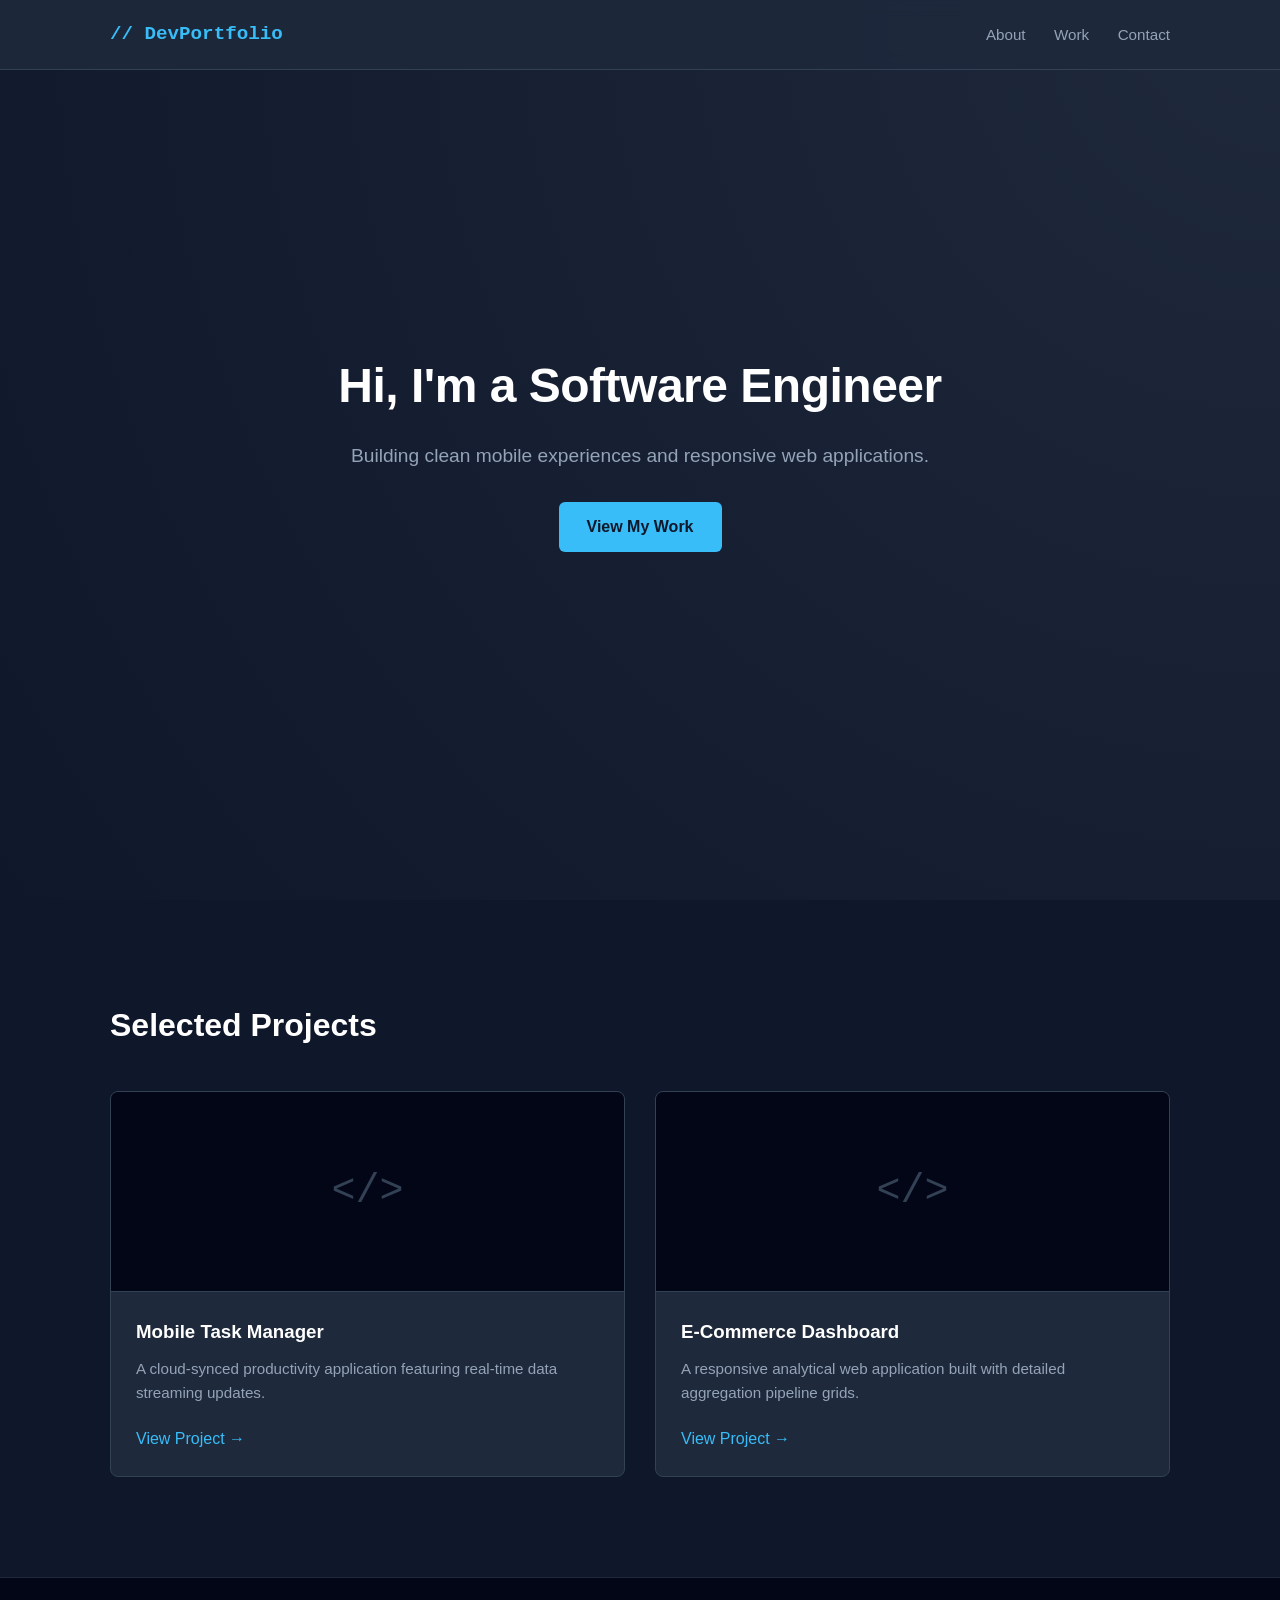
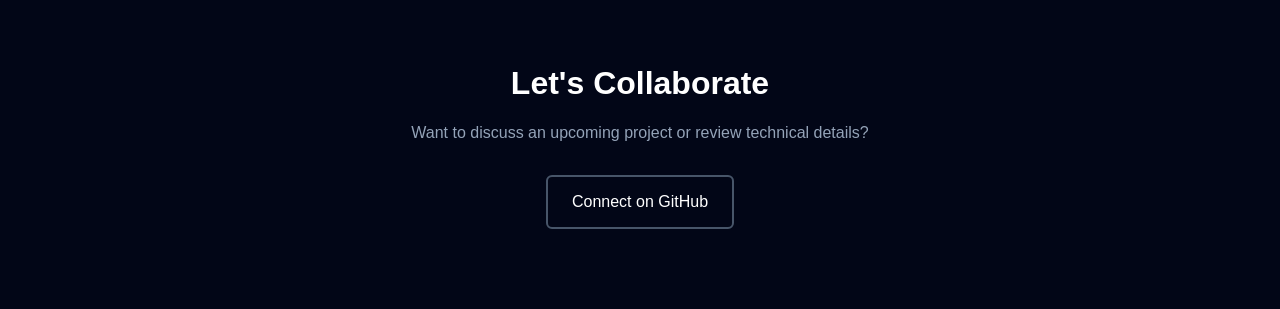
<file: 2024272152_Build a Personal Portfolio Webpage/index.html>
<!DOCTYPE html>
<html lang="en">
<head>
    <meta charset="UTF-8">
    <meta name="viewport" content="width=device-width, initial-scale=1.0">
    <title>Developer Portfolio</title>
    <link rel="stylesheet" href="styles.css">
</head>
<body>

    <nav id="navbar">
        <div class="nav-container">
            <span class="nav-brand">// DevPortfolio</span>
            <div class="nav-links">
                <a href="#welcome-section">About</a>
                <a href="#project-section">Work</a>
                <a href="#contact">Contact</a>
            </div>
        </div>
    </nav>

    <header id="welcome-section">
        <div class="hero-content">
            <h1>Hi, I'm a Software Engineer</h1>
            <p>Building clean mobile experiences and responsive web applications.</p>
            <a href="#project-section" class="cta-btn">View My Work</a>
        </div>
    </header>

    <main id="project-section">
        <h2 class="section-title">Selected Projects</h2>
        
        <div class="projects-grid">
            <article class="project-tile">
                <div class="project-img-placeholder">
                    <span class="code-icon">&lt;/&gt;</span>
                </div>
                <div class="project-info">
                    <h3>Mobile Task Manager</h3>
                    <p>A cloud-synced productivity application featuring real-time data streaming updates.</p>
                    <a href="https://github.com" class="project-link" target="_blank">View Project &rarr;</a>
                </div>
            </article>

            <article class="project-tile">
                <div class="project-img-placeholder">
                    <span class="code-icon">&lt;/&gt;</span>
                </div>
                <div class="project-info">
                    <h3>E-Commerce Dashboard</h3>
                    <p>A responsive analytical web application built with detailed aggregation pipeline grids.</p>
                    <a href="https://github.com" class="project-link" target="_blank">View Project &rarr;</a>
                </div>
            </article>
        </div>
    </main>

    <footer id="contact">
        <h2>Let's Collaborate</h2>
        <p>Want to discuss an upcoming project or review technical details?</p>
        
        <a id="profile-link" href="https://github.com" target="_blank">
            Connect on GitHub
        </a>
    </footer>

</body>
</html>
</file>
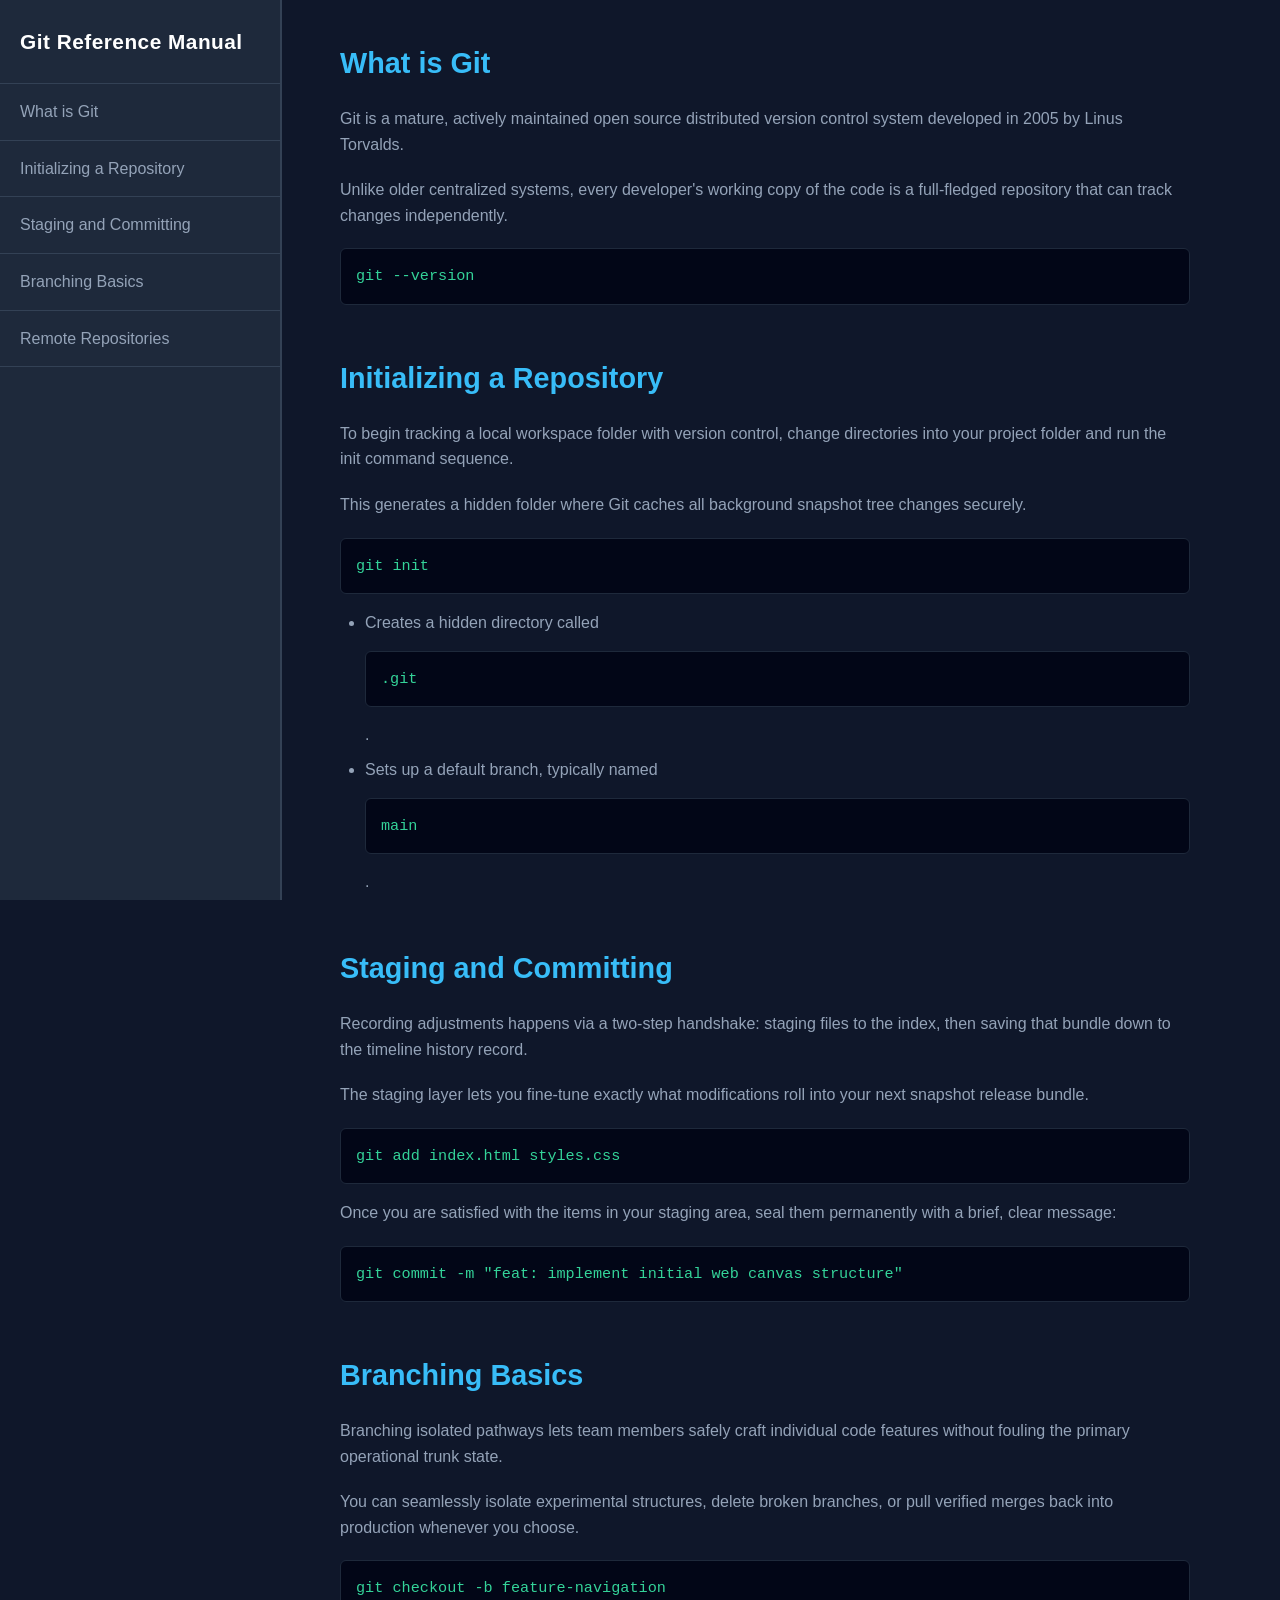
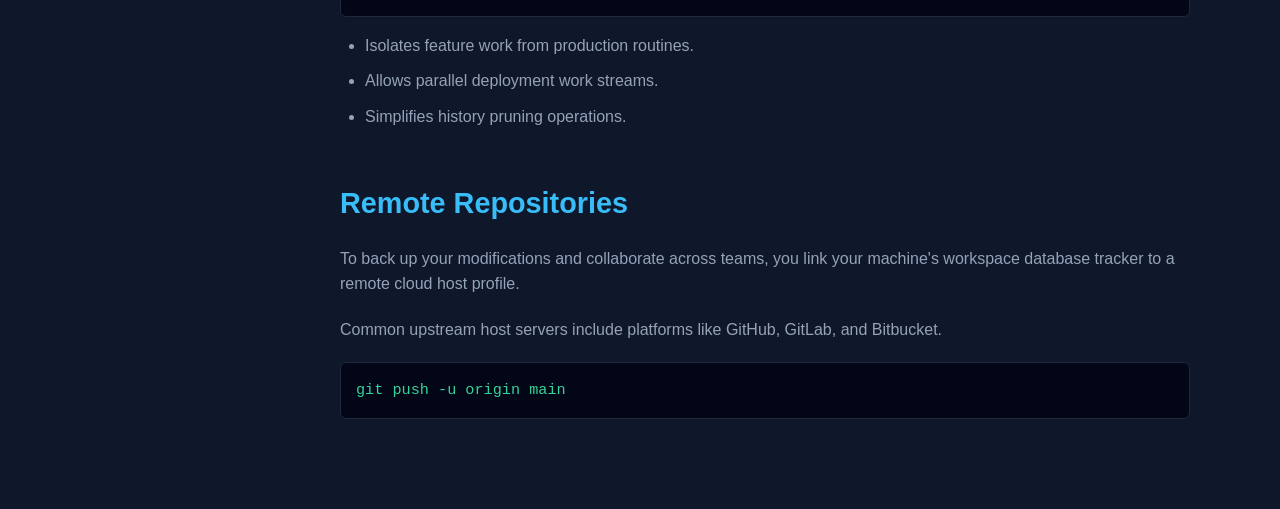
<file: 2024272152_Build a Technical Documentation Page/index.html>
<!DOCTYPE html>
<html lang="en">
<head>
    <meta charset="UTF-8">
    <meta name="viewport" content="width=device-width, initial-scale=1.0">
    <title>Git Version Control Documentation</title>
    <link rel="stylesheet" href="styles.css">
</head>
<body>

    <nav id="navbar">
        <header>Git Reference Manual</header>
        <a class="nav-link" href="#What_is_Git">What is Git</a>
        <a class="nav-link" href="#Initializing_a_Repository">Initializing a Repository</a>
        <a class="nav-link" href="#Staging_and_Committing">Staging and Committing</a>
        <a class="nav-link" href="#Branching_Basics">Branching Basics</a>
        <a class="nav-link" href="#Remote_Repositories">Remote Repositories</a>
    </nav>

    <main id="main-doc">

        <section class="main-section" id="What_is_Git">
            <header>What is Git</header>
            <p>Git is a mature, actively maintained open source distributed version control system developed in 2005 by Linus Torvalds.</p>
            <p>Unlike older centralized systems, every developer's working copy of the code is a full-fledged repository that can track changes independently.</p>
            <code>git --version</code>
        </section>

        <section class="main-section" id="Initializing_a_Repository">
            <header>Initializing a Repository</header>
            <p>To begin tracking a local workspace folder with version control, change directories into your project folder and run the init command sequence.</p>
            <p>This generates a hidden folder where Git caches all background snapshot tree changes securely.</p>
            <code>git init</code>
            <ul>
                <li>Creates a hidden directory called <code>.git</code>.</li>
                <li>Sets up a default branch, typically named <code>main</code>.</li>
            </ul>
        </section>

        <section class="main-section" id="Staging_and_Committing">
            <header>Staging and Committing</header>
            <p>Recording adjustments happens via a two-step handshake: staging files to the index, then saving that bundle down to the timeline history record.</p>
            <p>The staging layer lets you fine-tune exactly what modifications roll into your next snapshot release bundle.</p>
            <code>git add index.html styles.css</code>
            <p>Once you are satisfied with the items in your staging area, seal them permanently with a brief, clear message:</p>
            <code>git commit -m "feat: implement initial web canvas structure"</code>
        </section>

        <section class="main-section" id="Branching_Basics">
            <header>Branching Basics</header>
            <p>Branching isolated pathways lets team members safely craft individual code features without fouling the primary operational trunk state.</p>
            <p>You can seamlessly isolate experimental structures, delete broken branches, or pull verified merges back into production whenever you choose.</p>
            <code>git checkout -b feature-navigation</code>
            <ul>
                <li>Isolates feature work from production routines.</li>
                <li>Allows parallel deployment work streams.</li>
                <li>Simplifies history pruning operations.</li>
            </ul>
        </section>

        <section class="main-section" id="Remote_Repositories">
            <header>Remote Repositories</header>
            <p>To back up your modifications and collaborate across teams, you link your machine's workspace database tracker to a remote cloud host profile.</p>
            <p>Common upstream host servers include platforms like GitHub, GitLab, and Bitbucket.</p>
            <code>git push -u origin main</code>
        </section>

    </main>

</body>
</html>
</file>
<file: 2024272152_Build a Personal Portfolio Webpage/styles.css>
* {
    box-sizing: border-box;
    margin: 0;
    padding: 0;
}

html {
    scroll-behavior: smooth;
}

body {
    font-family: 'Segoe UI', Tahoma, Geneva, Verdana, sans-serif;
    background-color: #0f172a; 
    color: #e2e8f0; 
    line-height: 1.6;
}

#navbar {
    position: fixed;
    top: 0;
    left: 0;
    width: 100%;
    height: 70px;
    background-color: rgba(30, 41, 59, 0.95); 
    border-bottom: 1px solid #334155;
    backdrop-filter: blur(8px);
    z-index: 1000;
}

.nav-container {
    max-width: 1100px;
    height: 100%;
    margin: 0 auto;
    padding: 0 20px;
    display: flex;
    justify-content: space-between;
    align-items: center;
}

.nav-brand {
    font-family: monospace;
    font-weight: bold;
    font-size: 1.2rem;
    color: #38bdf8; 
}

.nav-links a {
    color: #94a3b8;
    text-decoration: none;
    margin-left: 24px;
    font-size: 0.95rem;
    font-weight: 500;
    transition: color 0.2s ease;
}

.nav-links a:hover {
    color: #ffffff;
}


#welcome-section {
    height: 100vh;
    display: flex;
    justify-content: center;
    align-items: center;
    background: radial-gradient(circle at top right, #1e293b, #0f172a);
    padding: 0 20px;
    text-align: center;
}

.hero-content h1 {
    font-size: 3rem;
    color: #ffffff;
    margin-bottom: 16px;
    letter-spacing: -0.5px;
}

.hero-content p {
    font-size: 1.2rem;
    color: #94a3b8;
    max-width: 600px;
    margin: 0 auto 30px auto;
}

.cta-btn {
    display: inline-block;
    padding: 12px 28px;
    background-color: #38bdf8;
    color: #0f172a;
    text-decoration: none;
    font-weight: bold;
    border-radius: 6px;
    transition: transform 0.2s ease, background-color 0.2s ease;
}

.cta-btn:hover {
    background-color: #7dd3fc;
    transform: translateY(-2px);
}

#project-section {
    max-width: 1100px;
    margin: 0 auto;
    padding: 100px 20px;
}

.section-title {
    font-size: 2rem;
    color: #ffffff;
    margin-bottom: 40px;
    position: relative;
}

.projects-grid {
    display: grid;
    grid-template-columns: repeat(2, 1fr); 
    gap: 30px;
}

.project-tile {
    background-color: #1e293b;
    border: 1px solid #334155;
    border-radius: 8px;
    overflow: hidden;
    display: flex;
    flex-direction: column;
}

.project-img-placeholder {
    height: 200px;
    background-color: #020617;
    display: flex;
    justify-content: center;
    align-items: center;
    border-bottom: 1px solid #334155;
}

.code-icon {
    font-family: monospace;
    font-size: 2.5rem;
    color: #334155;
}

.project-info {
    padding: 25px;
    display: flex;
    flex-direction: column;
    flex-grow: 1;
}

.project-info h3 {
    color: #ffffff;
    margin-bottom: 10px;
}

.project-info p {
    color: #94a3b8;
    font-size: 0.95rem;
    margin-bottom: 20px;
    flex-grow: 1;
}

.project-link {
    color: #38bdf8;
    text-decoration: none;
    font-weight: 500;
}

.project-link:hover {
    text-decoration: underline;
}

#contact {
    background-color: #020617;
    padding: 80px 20px;
    text-align: center;
    border-top: 1px solid #1e293b;
}

#contact h2 {
    font-size: 2rem;
    color: #ffffff;
    margin-bottom: 10px;
}

#contact p {
    color: #94a3b8;
    margin-bottom: 30px;
}

#profile-link {
    display: inline-block;
    padding: 12px 24px;
    border: 2px solid #475569;
    color: #ffffff;
    text-decoration: none;
    font-weight: 500;
    border-radius: 6px;
    transition: all 0.2s ease;
}

#profile-link:hover {
    background-color: #ffffff;
    color: #020617;
    border-color: #ffffff;
}

@media (max-width: 768px) {
    .hero-content h1 {
        font-size: 2.2rem;
    }

    .projects-grid {
        grid-template-columns: 1fr; 
    }
    
    #project-section {
        padding: 60px 20px;
    }
}
</file>
<file: 2024272152_Build a Technical Documentation Page/styles.css>
body {
    font-family: 'Segoe UI', Tahoma, Geneva, Verdana, sans-serif;
    line-height: 1.6;
    background-color: #0f172a;
    color: #cbd5e1;
    margin: 0;
}

#navbar {
    position: fixed;
    top: 0;
    left: 0;
    width: 280px;
    height: 100%;
    background-color: #1e293b;
    border-right: 2px solid #334155;
    display: flex;
    flex-direction: column;
    overflow-y: auto;
}

#navbar header {
    color: #ffffff;
    font-size: 1.3rem;
    font-weight: bold;
    padding: 25px 20px;
    border-bottom: 1px solid #334155;
    letter-spacing: 0.5px;
}

.nav-link {
    color: #94a3b8;
    text-decoration: none;
    padding: 15px 20px;
    border-bottom: 1px solid #334155;
    font-size: 1rem;
    transition: all 0.2s ease-index;
}

.nav-link:hover {
    color: #38bdf8;
    background-color: #0f172a;
    padding-left: 25px;
}

#main-doc {
    margin-left: 300px; 
    padding: 40px;
    max-width: 850px;
}

.main-section {
    margin-bottom: 50px;
    scroll-margin-top: 40px;
}

.main-section header {
    color: #ffffff;
    font-size: 1.8rem;
    font-weight: 600;
    margin-top: 0;
    margin-bottom: 20px;
    color: #38bdf8;
}

p {
    margin-bottom: 20px;
    color: #94a3b8;
}

code {
    display: block;
    background-color: #020617;
    color: #34d399;
    font-family: 'Courier New', Courier, monospace;
    padding: 15px;
    border-radius: 6px;
    border: 1px solid #1e293b;
    margin: 15px 0;
    overflow-x: auto;
    font-size: 0.95rem;
}

ul {
    padding-left: 25px;
    margin-bottom: 20px;
}

li {
    margin-bottom: 10px;
    color: #94a3b8;
}

@media (max-width: 768px) {
    #navbar {
        position: relative;
        width: 100%;
        height: auto;
        border-right: none;
        border-bottom: 2px solid #334155;
    }
    
    #navbar header {
        text-align: center;
        padding: 20px;
    }

    .nav-link {
        text-align: center;
    }

    #main-doc {
        margin-left: 0;
        padding: 25px;
    }
}
</file>
